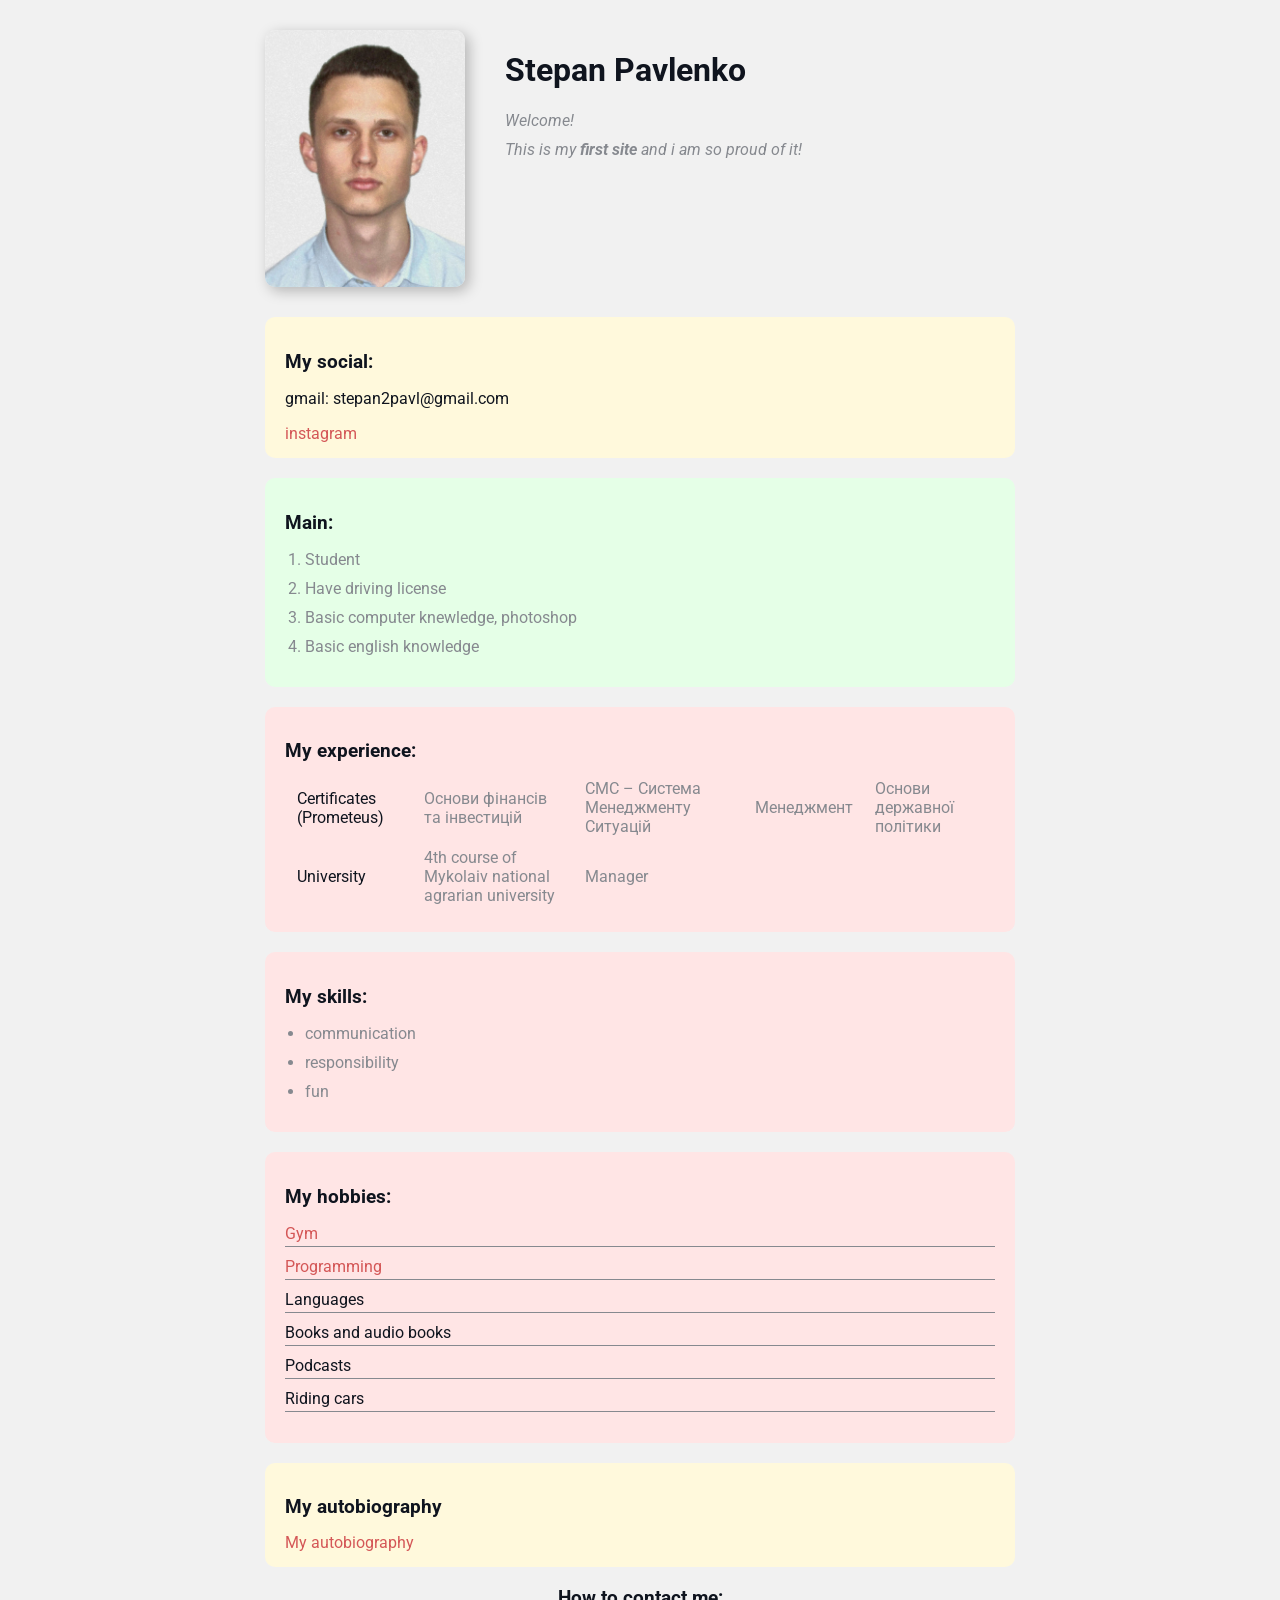
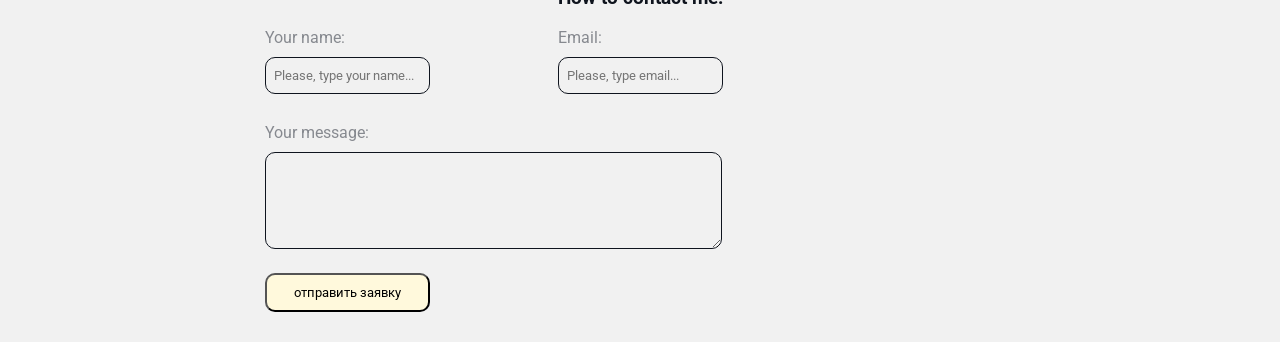
<file: index.html>
<!DOCTYPE html>
<html>
<head>
    <meta charset="UTF-8">
    <title>Stepan Pavlenko CV</title>
    <link href="styles.css" rel="stylesheet" />
</head>

<body>
    <div class="container">
        <div class="main_info">
            <img src="Autobiography.jpg" alt="my photo" class="avatar"/>           
            <div class="information-text">
                <h1>Stepan Pavlenko</h1>
                <p><em>Welcome!</em></p>
                <p>This is my <strong>first site</strong> and i am so proud of it!</p>
            </div>
        </div>
        
        <div class="card bg-yellow" >
            <h3>My social:</h3>    
            <p> gmail: stepan2pavl@gmail.com</p>
            <a target="_blank"
            href="https://www.instagram.com/rama_skrepka/">
            instagram</a>
        </div>
        
        <div class="card bg-green">
            <h3>Main:</h3>
                <ol class="list">
                    <li>Student</li>
                    <li>Have driving license</li>
                    <li>Basic computer knewledge, photoshop</li>
                    <li>Basic english knowledge</li>
                </ol>
        </div>
        
        <div class="card bg-red">
            <h3>My experience:</h3>
                <table class="table">
                    <tr>
                        <td>Certificates (Prometeus)</td> 
                        <td>Основи фінансів та інвестицій</td>
                        <td>СМС – Система Менеджменту Ситуацій</td>
                        <td>Менеджмент</td>
                        <td>Основи державної політики</td>         
                    </tr>
                    <tr>
                        <td>University</td>
                        <td>4th course of Mykolaiv national agrarian university</td>
                        <td>Manager</td>
                        <td></td>
                        <td></td>
                    </tr>
                </table>
        </div>
        
        <div class="card bg-red">
            <h3>My skills:</h3>
                <ul class="list">
                    <li>communication</li>
                    <li>responsibility</li>
                    <li>fun</li>
                </ul>
        </div>

        <div class="card bg-red">
            <h3>My hobbies:</h3>
            <ul class="un_list">
                <li>
                    <a target="_blank" 
                    href="https://www.youtube.com/watch?v=c04MgkwI9wo">
                    Gym</a>
                </li>
                <li>
                    <a target="_blank"
                    href="https://www.youtube.com/watch?v=SpCUuyZZTp8">
                    Programming</a> 
                </li>
                <li>Languages</li>
                <li>Books and audio books</li>
                <li>Podcasts</li>
                <li>Riding cars</li>   
            </ul>
        </div>

        <div class="card bg-yellow">
            <h3>My autobiography</h3>
                <a target="_blank" href="/CV-project/autobiography.html">
                My autobiography</a>   
        </div>
    
        <div class="contact-me">
            <h3>How to contact me:</h3>
            <form action="/">
                <div class="row">
                    <div class="form-group">
                        <label for="name">Your name:</label>
                        <input type="text" id="name" 
                        placeholder="Please, type your name..."> 
                    </div>
                    <div class="form-group">
                        <label for="mail">Email:</label>
                        <input type="email" id="mail" 
                        placeholder="Please, type email..."> 
                    </div>
                </div>
                    <div class="form-group">
                        <label for="mess">Your message:</label>
                        <textarea id="mess" rows="5" cols="40"></textarea>
                    </div>
                
                <input class="button" type="submit" value="отправить заявку">
            </form>
        </div>
        <div class="position">
            <div class="box"></div>
        </div>
    </div>
   

</body>
</html>
</file>
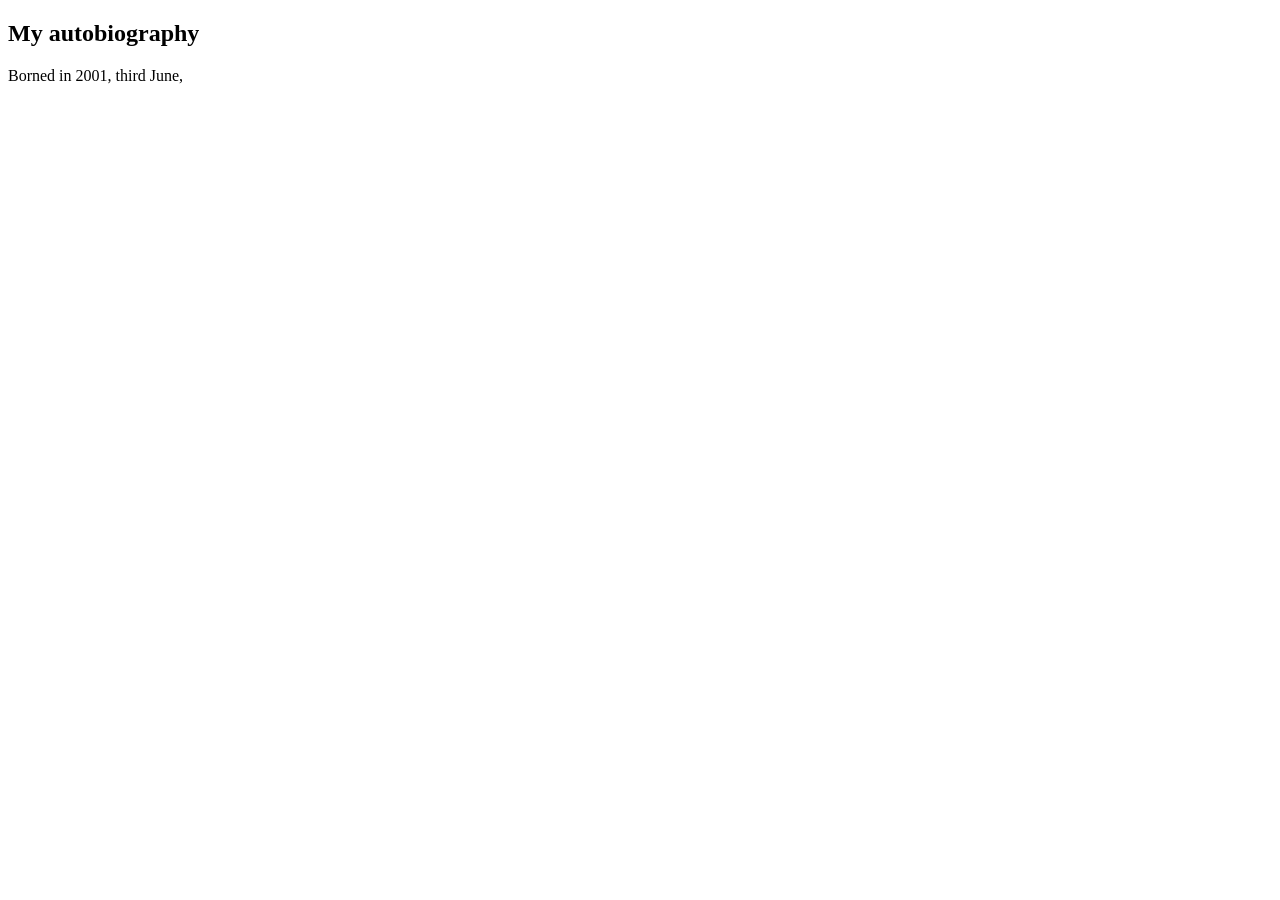
<file: autobiography.html>
<!DOCTYPE html>
<html lang="en">
<head>
    <meta charset="UTF-8">
    <title>My autobiography</title>
</head>
<body>
    <h2>My autobiography</h2>
    Borned in 2001, third June,
</body>
</html>
</file>
<file: styles.css>
/* 1.26*/

@import url('https://fonts.googleapis.com/css2?family=Roboto&display=swap');

body {
    background: #f1f1f1;
    color: #0f141e;
    
    /* font-size: 16px ;
    font-weight: normal; 
    font-family: 'Roboto', sans-serif; */

    font: normal 16px 'Roboto', sans-serif;
}

a {
   color: rgb(212, 87, 87);
   text-decoration: none; 
}

/* мышь наведена */
a:hover {
    text-decoration: underline;
}
/* при зажатии */
a:active {
    color: #000000
}

/* a:visited {} */


/* .class; #id */
.avatar { 
    width: 200px; 
    border-radius: 10px;
    box-shadow: 4px 4px 14px 0px rgba(0, 0, 0, 0.25);    
}

.main_info p {
    color: #86898f;
    font-style: italic;
    /* undrelined, text-crossed,... */
    text-decoration: none;
    /* transform text to upper, lower, First Letters Big = capitalize */
    /* text-transform: none; */
    /* letter-spacing: 10px; */
    /* word-spacing: 10px; */
    /* margin: 0px; */
    margin:0px;
}

.main_info {
    display: flex;
    margin-bottom: 30px;
}
/* условие */
@media (max-width: 700px) {
    .main_info{
        display: block;
        text-align: center;
    }
}
.information-text {
    margin-left: 40px;
}
.information-text p {
    margin-bottom: 10px;
}

/* Box model */
.container {
    max-width: 750px;
    margin: auto;
    margin-top: 30px;
    margin-bottom: 30px;
}

/* .my_social {
    background: #f7cad1;
    
    padding: 10px 20px;
    /* padding: 10px 20px 10px 20px; */
    /* we can do it by: padding-right, -left, -top, bottom 
    instead, foe margin also */
    /* margin: 5px; */
    
    /* border: 5px solid #ffffff; */
    /* border-radius: 10px; */
    /* border-top-width: 15px; */
/* } */

/* только дети применяют стиль > */
/* .box-model > div {
    float: left;
    background-color: #000000;
    height: 200;
    width: 25%;
    если нужно учитывать borders для определения ширины
    box-sizing: border-box;
} */

.bg-yellow {
    background: #fff9dc
}

.bg-green {
    background: #e5ffe7
}

.bg-red {
    background: #ffe5e5
}

.card {
    padding: 15px 20px;
    /* background: #f4dbdb; */
    
    /* используем для отступов */
    margin-bottom: 20px; 
    
    border-radius: 10px;
}

.card h3{
    margin-bottom: 15px;
}

.list {
    padding: 0px 20px; 
    /* list-style: none; */  
}

.list li {
    color: #86898f;
    margin-bottom: 10px;
    /* border-bottom: 1px solid #86898f; */
}

.table {
    width: 100% ;
}

.table td {
    /* padding-bottom: 10px; */
    padding: 0px 10px 10px;
}

/* псевдо селекторы */

.table td:nth-child(2), td:nth-child(3), 
td:nth-child(4), td:nth-child(5)  {
    color: #86898f;
}

/* .table tr:nth-child(even) {
    background-color: aqua;
    color: red;
} */

.un_list {
    padding: 0px;
    list-style: none;   
}  

.un_list li {
    margin-bottom: 10px;
    padding-bottom: 3px;
    border-bottom: 1px solid #86898f;
}

.contact-me h3 {
    text-align: center;
}
/* wtf */
.form-group label {
    display: block;
    font-size: 16px;
    color: #86898f;
}
/* на шрифтах остановка, : применяем если, :: применяем
изменения сразу */

.form-group input,
.form-group textarea {
    /* height: 20px; */
    width: 165px;
    padding: 10px 0px 10px;
    box-sizing: border-box;
    border: none;
    background: transparent;
    border:1px solid #0f141e;
    border-radius: 10px;
    margin: 10px 0px;
    font-family: inherit;

    outline-color: #fff9dc;
    outline: none;
}

.form-group ::placeholder {
    padding-left: 8px;
}

/* display: none */
.row {
    display: flex;
    margin-bottom: 18.720px;
}

/* .row > .form-group:first-child обращаемся к
 первому ребенку (блоку) */
.row > .form-group {
    width: 39%;
}
.form-group textarea{
    width: 457px;
}

.button {
    background-color: #fff9dc;
    border-radius: 10px;
    margin-top: 10px;
    padding:10px 10px ;
    font-family: inherit;
    width: 165px;
    cursor: pointer;
}

.button:hover{
    opacity: 0.8;
}

/* Poisition */

/* .position {
    относительно, указываем, что бы елемент
    бокс был относителен к нашему большему боксу (position)
    position: relative;
    border: 1px solid violet;
    height: 300px;
    margin-top: 40px;
    padding: 20px;
}

.box {
    position: fixed;
    top: 0;
    right: 0;
    width: 100%;
    height: 50px;
    background: lightcoral;
} */
</file>
